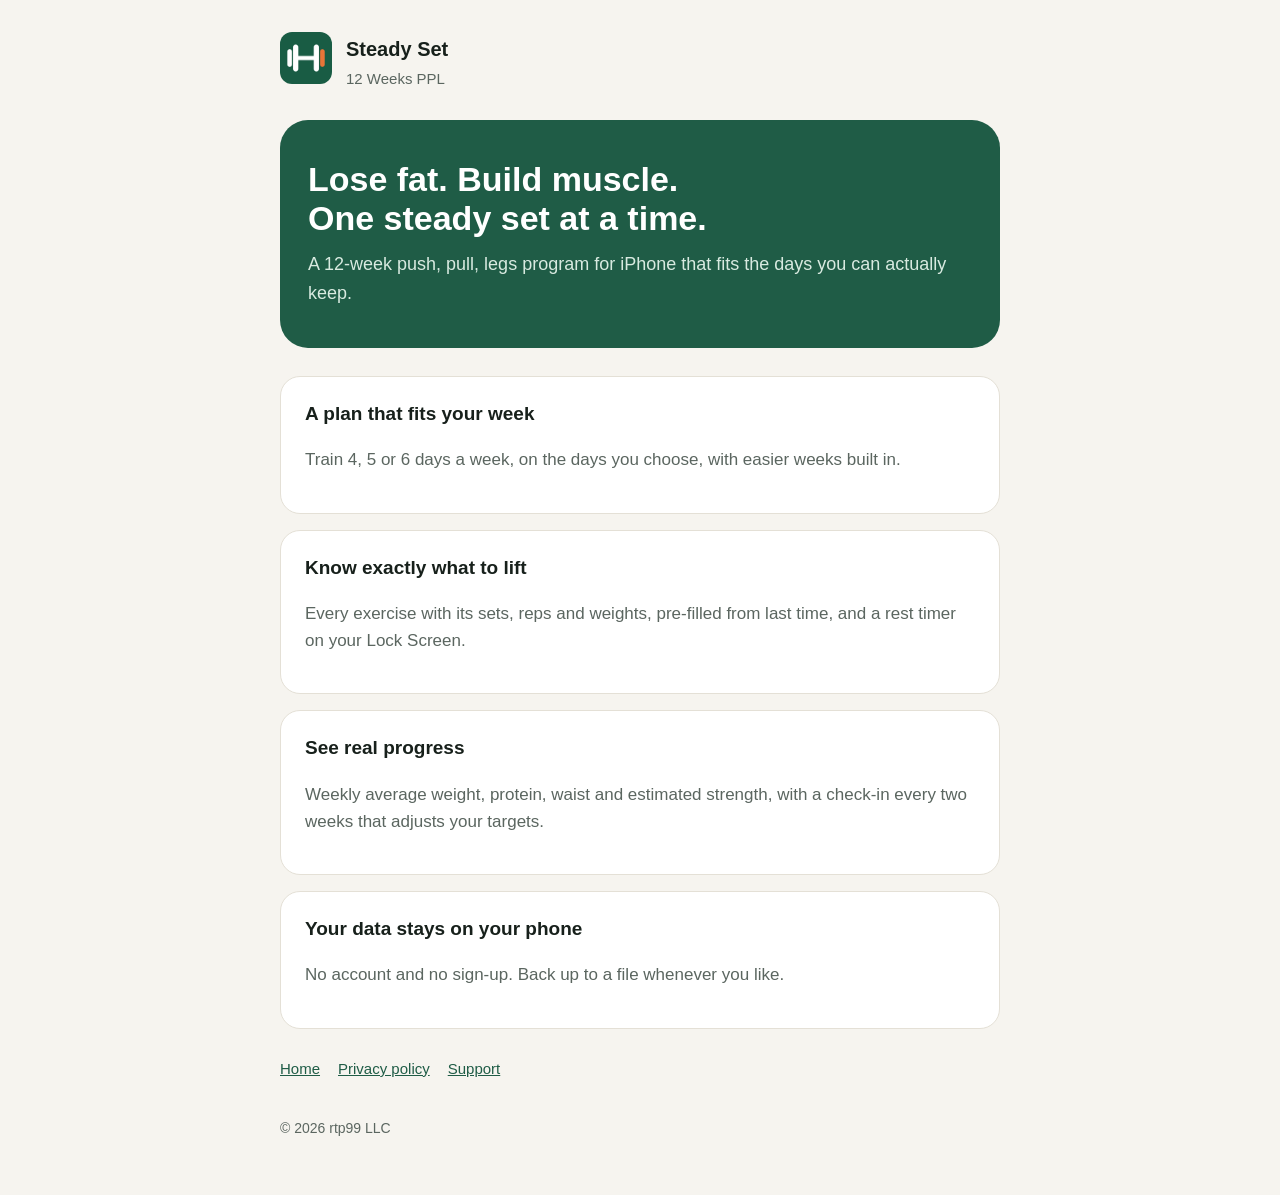
<file: index.html>
<!doctype html>
<html lang="en">
<head>
<meta charset="utf-8">
<meta name="viewport" content="width=device-width, initial-scale=1">
<title>Steady Set: 12 Weeks PPL</title>
<meta name="description" content="A 12-week push, pull, legs program that fits the days you can keep.">
<link rel="icon" href="icon.png">
<link rel="stylesheet" href="style.css">
</head>
<body>
<div class="wrap">
<header class="brand"><a href="./"><img src="icon.png" alt=""></a>
<a href="./"><strong>Steady Set</strong><span>12 Weeks PPL</span></a></header>

<section class="hero">
<h1>Lose fat. Build muscle.<br>One steady set at a time.</h1>
<p>A 12-week push, pull, legs program for iPhone that fits the days you can actually keep.</p>
</section>
<div class="card"><h2>A plan that fits your week</h2><p>Train 4, 5 or 6 days a week, on the days you choose, with easier weeks built in.</p></div>
<div class="card"><h2>Know exactly what to lift</h2><p>Every exercise with its sets, reps and weights, pre-filled from last time, and a rest timer on your Lock Screen.</p></div>
<div class="card"><h2>See real progress</h2><p>Weekly average weight, protein, waist and estimated strength, with a check-in every two weeks that adjusts your targets.</p></div>
<div class="card"><h2>Your data stays on your phone</h2><p>No account and no sign-up. Back up to a file whenever you like.</p></div>
<nav class="links"><a href="./">Home</a><a href="privacy.html">Privacy policy</a><a href="support.html">Support</a></nav>
<footer>© 2026 rtp99 LLC</footer>
</div>
</body>
</html>
</file>
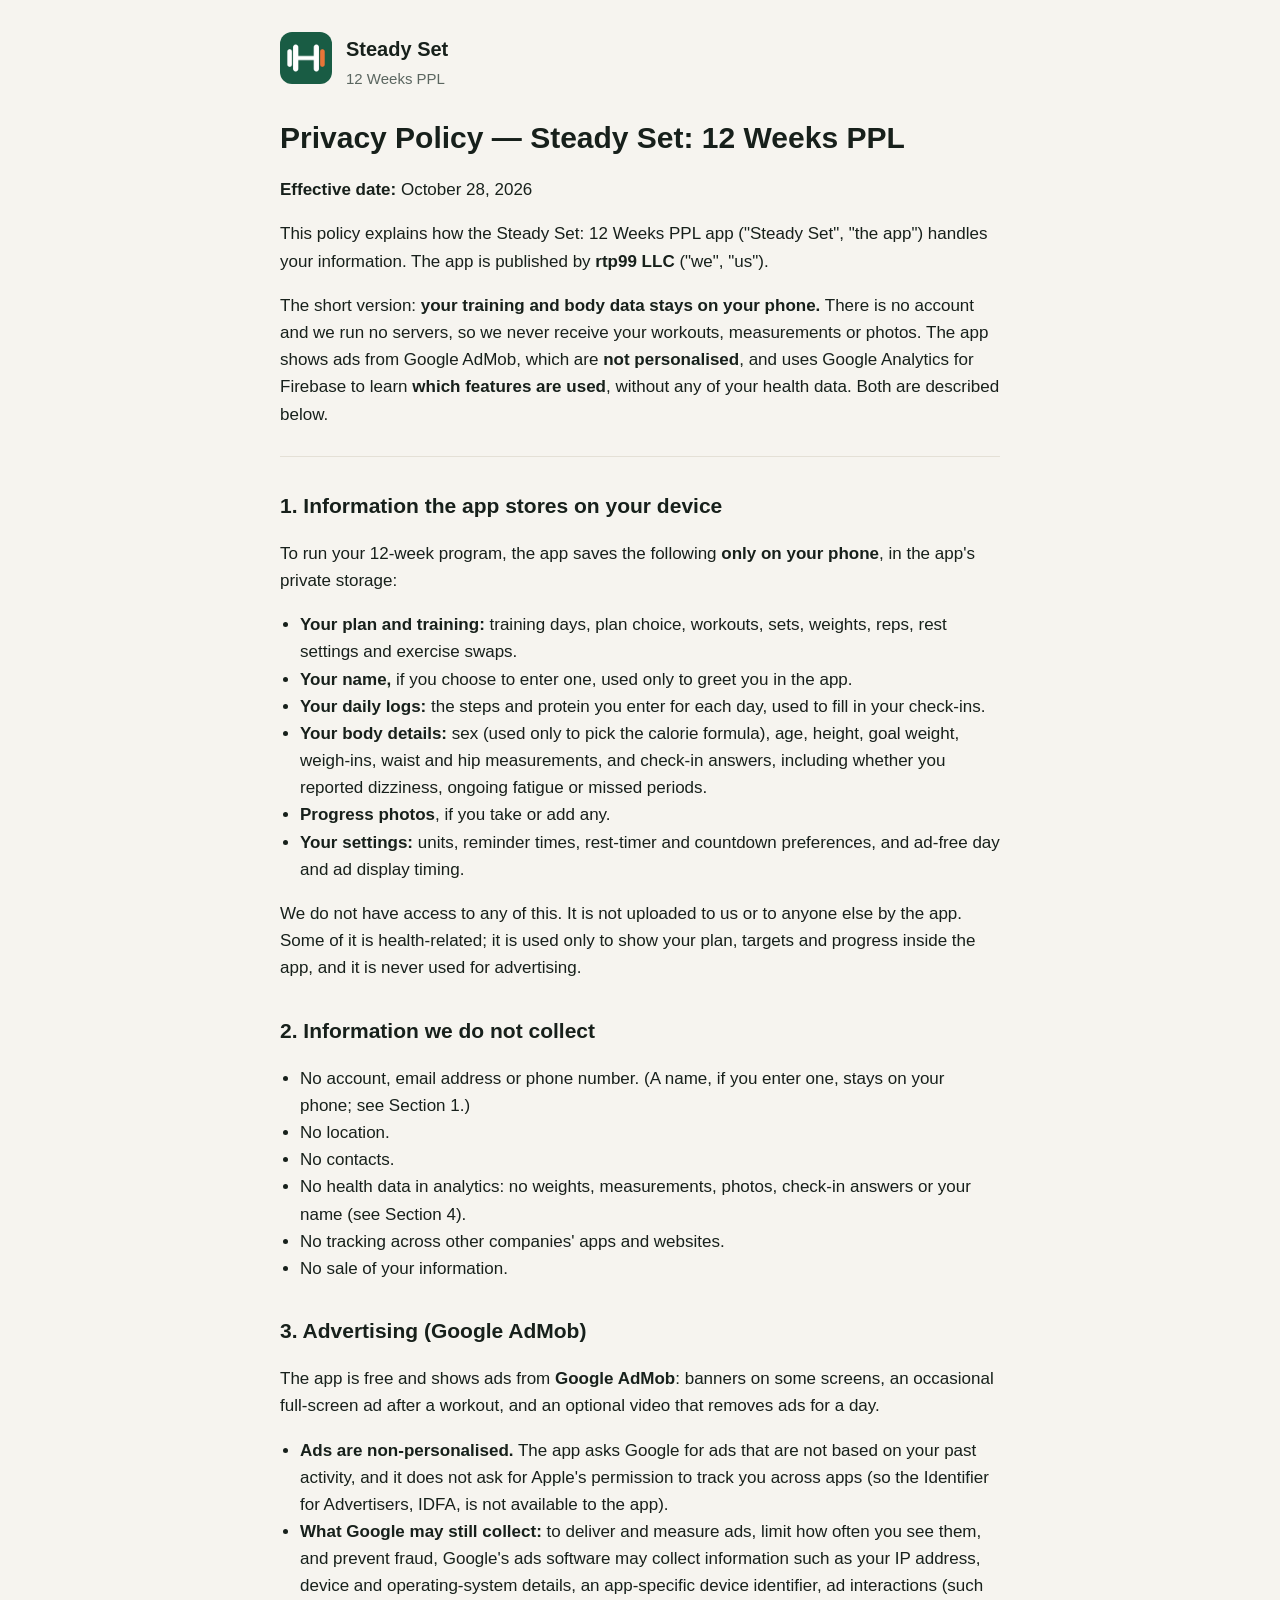
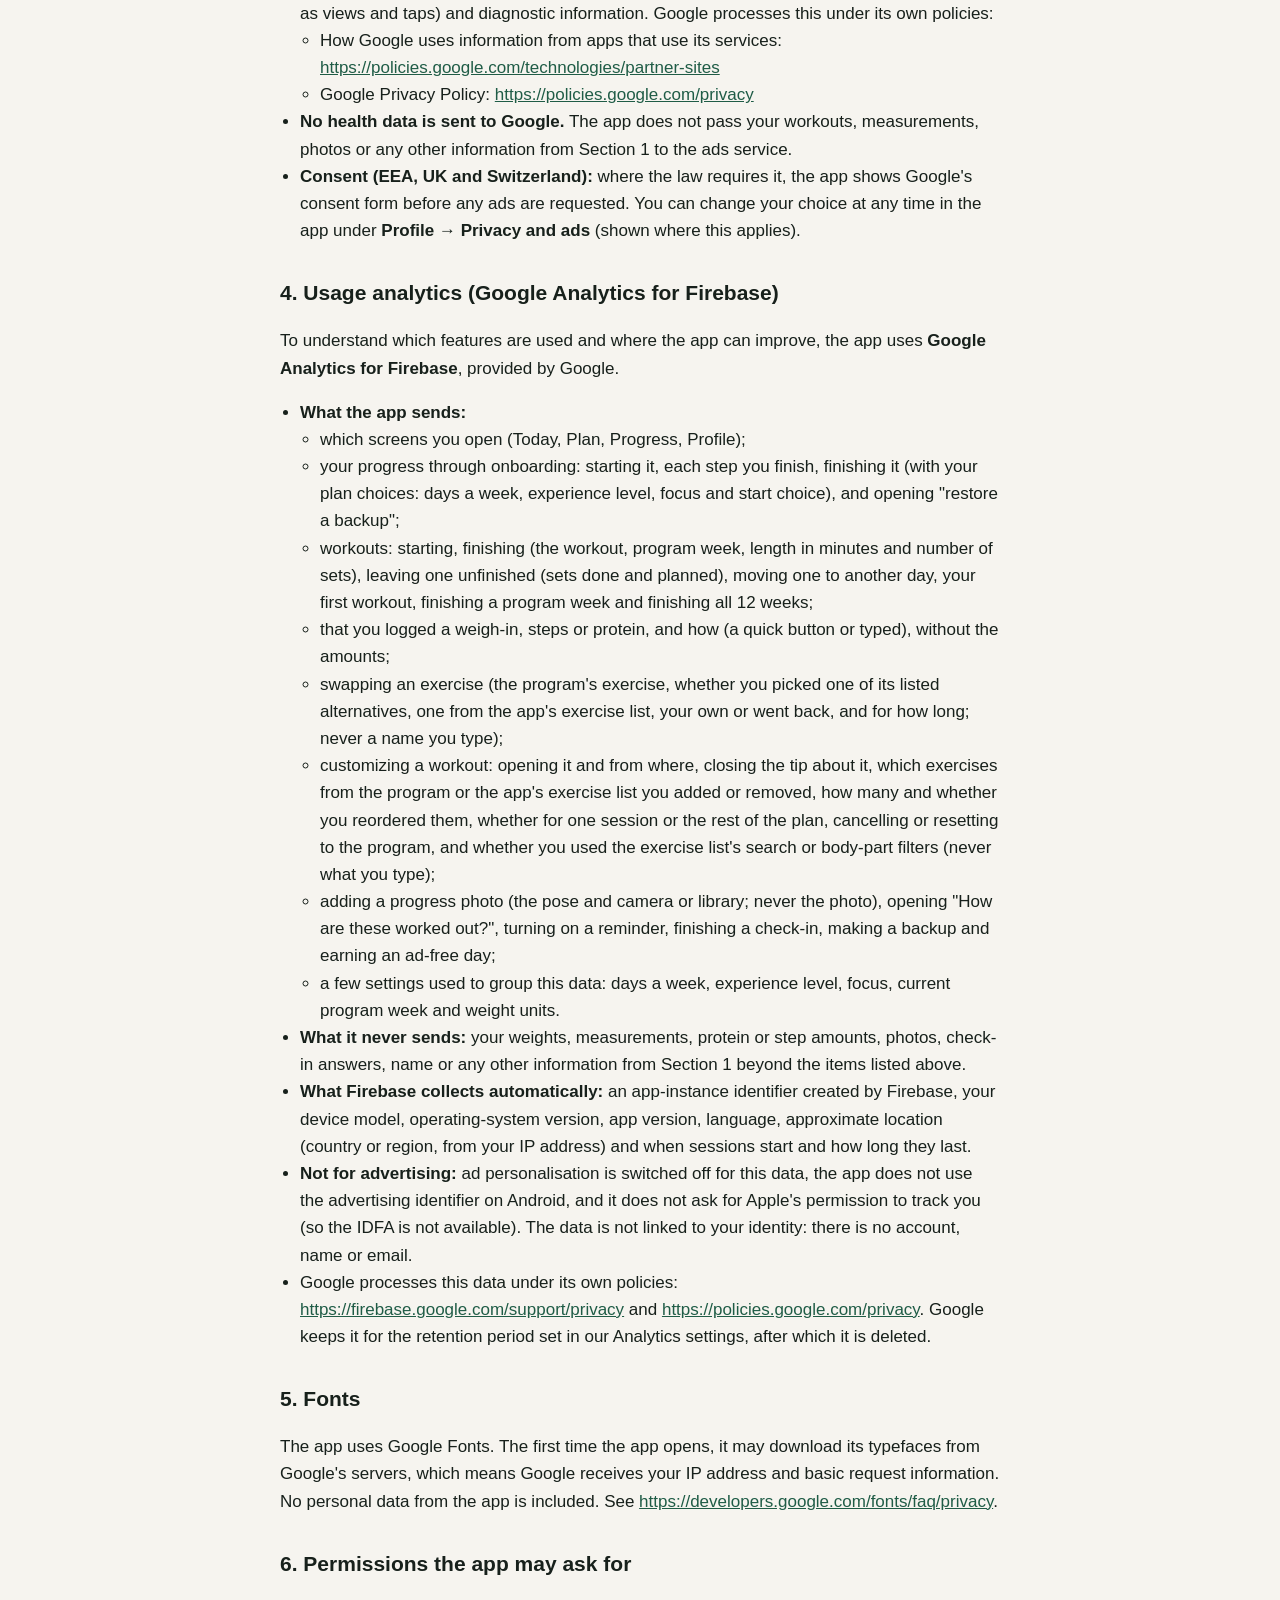
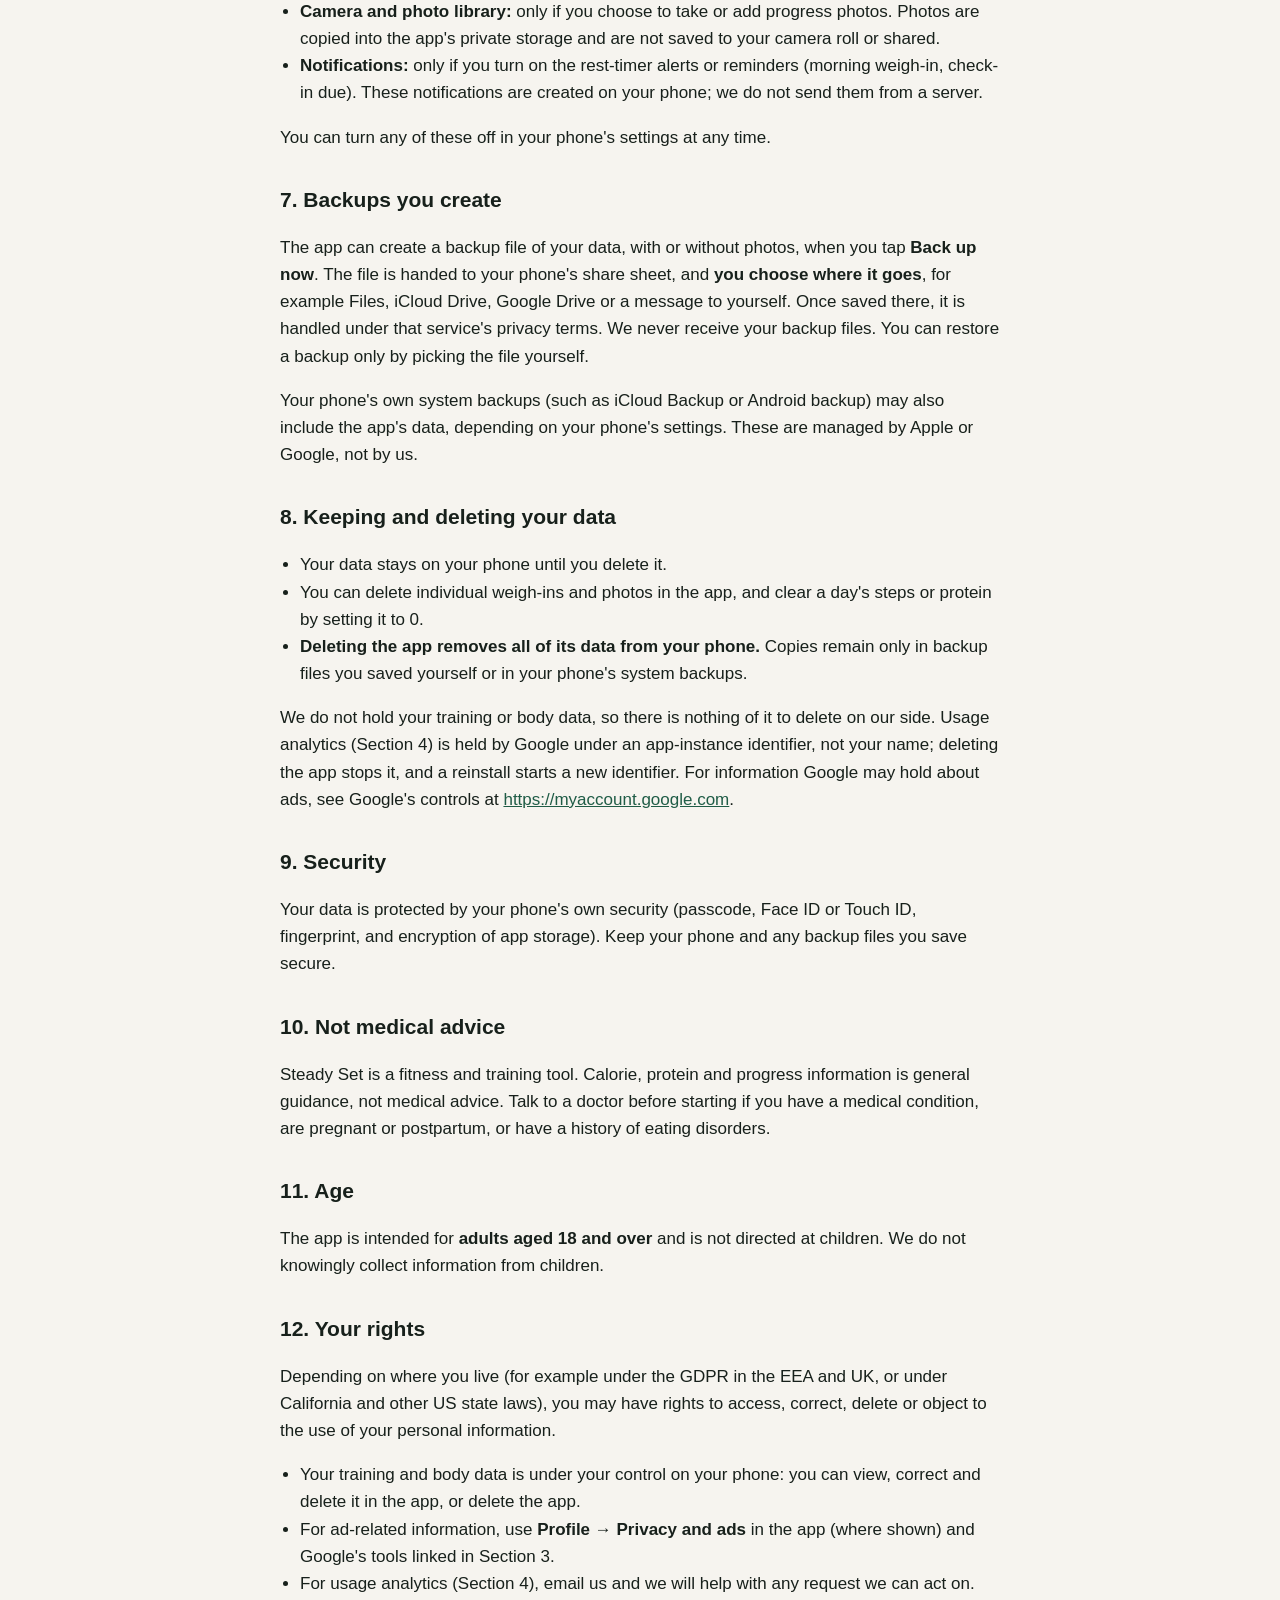
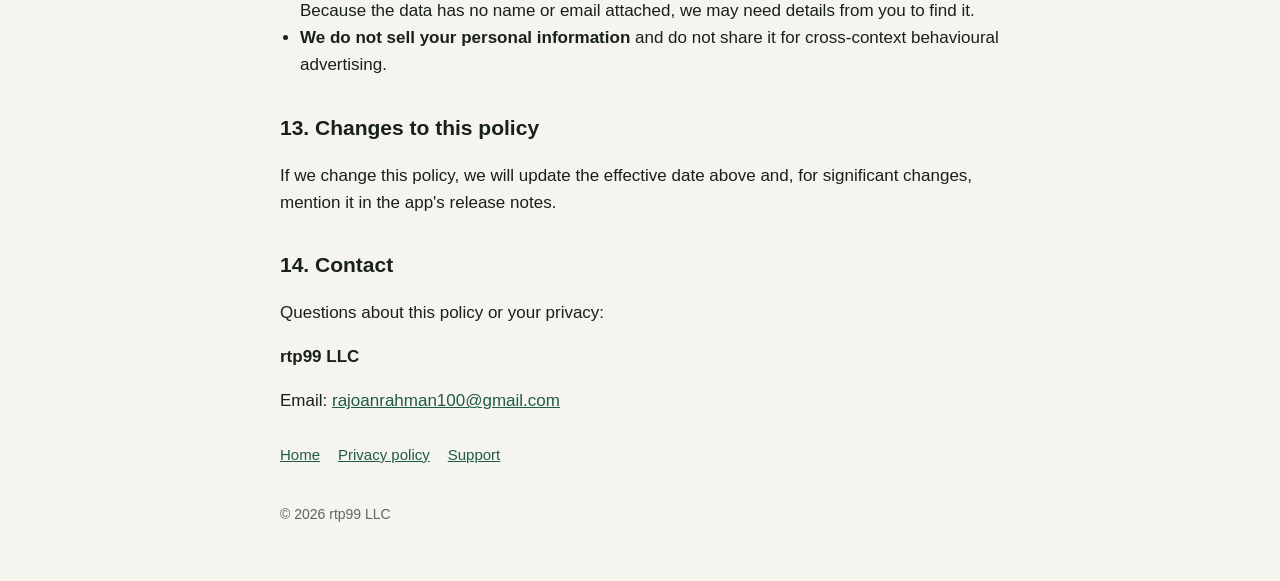
<file: privacy.html>
<!doctype html>
<html lang="en">
<head>
<meta charset="utf-8">
<meta name="viewport" content="width=device-width, initial-scale=1">
<title>Privacy policy · Steady Set</title>
<meta name="description" content="How Steady Set handles your information.">
<link rel="icon" href="icon.png">
<link rel="stylesheet" href="style.css">
</head>
<body>
<div class="wrap">
<header class="brand"><a href="./"><img src="icon.png" alt=""></a>
<a href="./"><strong>Steady Set</strong><span>12 Weeks PPL</span></a></header>
<div class="doc">
<h1>Privacy Policy — Steady Set: 12 Weeks PPL</h1>
<p><strong>Effective date:</strong> October 28, 2026</p>
<p>This policy explains how the Steady Set: 12 Weeks PPL app ("Steady Set", "the app") handles your information. The app is published by <strong>rtp99 LLC</strong> ("we", "us").</p>
<p>The short version: <strong>your training and body data stays on your phone.</strong> There is no account and we run no servers, so we never receive your workouts, measurements or photos. The app shows ads from Google AdMob, which are <strong>not personalised</strong>, and uses Google Analytics for Firebase to learn <strong>which features are used</strong>, without any of your health data. Both are described below.</p>
<hr>
<h2>1. Information the app stores on your device</h2>
<p>To run your 12-week program, the app saves the following <strong>only on your phone</strong>, in the app's private storage:</p>
<ul>
<li><strong>Your plan and training:</strong> training days, plan choice, workouts, sets, weights, reps, rest settings and exercise swaps.</li>
<li><strong>Your name,</strong> if you choose to enter one, used only to greet you in the app.</li>
<li><strong>Your daily logs:</strong> the steps and protein you enter for each day, used to fill in your check-ins.</li>
<li><strong>Your body details:</strong> sex (used only to pick the calorie formula), age, height, goal weight, weigh-ins, waist and hip measurements, and check-in answers, including whether you reported dizziness, ongoing fatigue or missed periods.</li>
<li><strong>Progress photos</strong>, if you take or add any.</li>
<li><strong>Your settings:</strong> units, reminder times, rest-timer and countdown preferences, and ad-free day and ad display timing.</li>
</ul>
<p>We do not have access to any of this. It is not uploaded to us or to anyone else by the app. Some of it is health-related; it is used only to show your plan, targets and progress inside the app, and it is never used for advertising.</p>
<h2>2. Information we do not collect</h2>
<ul>
<li>No account, email address or phone number. (A name, if you enter one, stays on your phone; see Section 1.)</li>
<li>No location.</li>
<li>No contacts.</li>
<li>No health data in analytics: no weights, measurements, photos, check-in answers or your name (see Section 4).</li>
<li>No tracking across other companies' apps and websites.</li>
<li>No sale of your information.</li>
</ul>
<h2>3. Advertising (Google AdMob)</h2>
<p>The app is free and shows ads from <strong>Google AdMob</strong>: banners on some screens, an occasional full-screen ad after a workout, and an optional video that removes ads for a day.</p>
<ul>
<li><strong>Ads are non-personalised.</strong> The app asks Google for ads that are not based on your past activity, and it does not ask for Apple's permission to track you across apps (so the Identifier for Advertisers, IDFA, is not available to the app).</li>
<li><strong>What Google may still collect:</strong> to deliver and measure ads, limit how often you see them, and prevent fraud, Google's ads software may collect information such as your IP address, device and operating-system details, an app-specific device identifier, ad interactions (such as views and taps) and diagnostic information. Google processes this under its own policies:
<ul>
<li>How Google uses information from apps that use its services: <a href="https://policies.google.com/technologies/partner-sites">https://policies.google.com/technologies/partner-sites</a></li>
<li>Google Privacy Policy: <a href="https://policies.google.com/privacy">https://policies.google.com/privacy</a></li>
</ul>
</li>
<li><strong>No health data is sent to Google.</strong> The app does not pass your workouts, measurements, photos or any other information from Section 1 to the ads service.</li>
<li><strong>Consent (EEA, UK and Switzerland):</strong> where the law requires it, the app shows Google's consent form before any ads are requested. You can change your choice at any time in the app under <strong>Profile → Privacy and ads</strong> (shown where this applies).</li>
</ul>
<h2>4. Usage analytics (Google Analytics for Firebase)</h2>
<p>To understand which features are used and where the app can improve, the app uses <strong>Google Analytics for Firebase</strong>, provided by Google.</p>
<ul>
<li><strong>What the app sends:</strong>
<ul>
<li>which screens you open (Today, Plan, Progress, Profile);</li>
<li>your progress through onboarding: starting it, each step you finish, finishing it (with your plan choices: days a week, experience level, focus and start choice), and opening "restore a backup";</li>
<li>workouts: starting, finishing (the workout, program week, length in minutes and number of sets), leaving one unfinished (sets done and planned), moving one to another day, your first workout, finishing a program week and finishing all 12 weeks;</li>
<li>that you logged a weigh-in, steps or protein, and how (a quick button or typed), without the amounts;</li>
<li>swapping an exercise (the program's exercise, whether you picked one of its listed alternatives, one from the app's exercise list, your own or went back, and for how long; never a name you type);</li>
<li>customizing a workout: opening it and from where, closing the tip about it, which exercises from the program or the app's exercise list you added or removed, how many and whether you reordered them, whether for one session or the rest of the plan, cancelling or resetting to the program, and whether you used the exercise list's search or body-part filters (never what you type);</li>
<li>adding a progress photo (the pose and camera or library; never the photo), opening "How are these worked out?", turning on a reminder, finishing a check-in, making a backup and earning an ad-free day;</li>
<li>a few settings used to group this data: days a week, experience level, focus, current program week and weight units.</li>
</ul>
</li>
<li><strong>What it never sends:</strong> your weights, measurements, protein or step amounts, photos, check-in answers, name or any other information from Section 1 beyond the items listed above.</li>
<li><strong>What Firebase collects automatically:</strong> an app-instance identifier created by Firebase, your device model, operating-system version, app version, language, approximate location (country or region, from your IP address) and when sessions start and how long they last.</li>
<li><strong>Not for advertising:</strong> ad personalisation is switched off for this data, the app does not use the advertising identifier on Android, and it does not ask for Apple's permission to track you (so the IDFA is not available). The data is not linked to your identity: there is no account, name or email.</li>
<li>Google processes this data under its own policies: <a href="https://firebase.google.com/support/privacy">https://firebase.google.com/support/privacy</a> and <a href="https://policies.google.com/privacy">https://policies.google.com/privacy</a>. Google keeps it for the retention period set in our Analytics settings, after which it is deleted.</li>
</ul>
<h2>5. Fonts</h2>
<p>The app uses Google Fonts. The first time the app opens, it may download its typefaces from Google's servers, which means Google receives your IP address and basic request information. No personal data from the app is included. See <a href="https://developers.google.com/fonts/faq/privacy">https://developers.google.com/fonts/faq/privacy</a>.</p>
<h2>6. Permissions the app may ask for</h2>
<ul>
<li><strong>Camera and photo library:</strong> only if you choose to take or add progress photos. Photos are copied into the app's private storage and are not saved to your camera roll or shared.</li>
<li><strong>Notifications:</strong> only if you turn on the rest-timer alerts or reminders (morning weigh-in, check-in due). These notifications are created on your phone; we do not send them from a server.</li>
</ul>
<p>You can turn any of these off in your phone's settings at any time.</p>
<h2>7. Backups you create</h2>
<p>The app can create a backup file of your data, with or without photos, when you tap <strong>Back up now</strong>. The file is handed to your phone's share sheet, and <strong>you choose where it goes</strong>, for example Files, iCloud Drive, Google Drive or a message to yourself. Once saved there, it is handled under that service's privacy terms. We never receive your backup files. You can restore a backup only by picking the file yourself.</p>
<p>Your phone's own system backups (such as iCloud Backup or Android backup) may also include the app's data, depending on your phone's settings. These are managed by Apple or Google, not by us.</p>
<h2>8. Keeping and deleting your data</h2>
<ul>
<li>Your data stays on your phone until you delete it.</li>
<li>You can delete individual weigh-ins and photos in the app, and clear a day's steps or protein by setting it to 0.</li>
<li><strong>Deleting the app removes all of its data from your phone.</strong> Copies remain only in backup files you saved yourself or in your phone's system backups.</li>
</ul>
<p>We do not hold your training or body data, so there is nothing of it to delete on our side. Usage analytics (Section 4) is held by Google under an app-instance identifier, not your name; deleting the app stops it, and a reinstall starts a new identifier. For information Google may hold about ads, see Google's controls at <a href="https://myaccount.google.com">https://myaccount.google.com</a>.</p>
<h2>9. Security</h2>
<p>Your data is protected by your phone's own security (passcode, Face ID or Touch ID, fingerprint, and encryption of app storage). Keep your phone and any backup files you save secure.</p>
<h2>10. Not medical advice</h2>
<p>Steady Set is a fitness and training tool. Calorie, protein and progress information is general guidance, not medical advice. Talk to a doctor before starting if you have a medical condition, are pregnant or postpartum, or have a history of eating disorders.</p>
<h2>11. Age</h2>
<p>The app is intended for <strong>adults aged 18 and over</strong> and is not directed at children. We do not knowingly collect information from children.</p>
<h2>12. Your rights</h2>
<p>Depending on where you live (for example under the GDPR in the EEA and UK, or under California and other US state laws), you may have rights to access, correct, delete or object to the use of your personal information.</p>
<ul>
<li>Your training and body data is under your control on your phone: you can view, correct and delete it in the app, or delete the app.</li>
<li>For ad-related information, use <strong>Profile → Privacy and ads</strong> in the app (where shown) and Google's tools linked in Section 3.</li>
<li>For usage analytics (Section 4), email us and we will help with any request we can act on. Because the data has no name or email attached, we may need details from you to find it.</li>
<li><strong>We do not sell your personal information</strong> and do not share it for cross-context behavioural advertising.</li>
</ul>
<h2>13. Changes to this policy</h2>
<p>If we change this policy, we will update the effective date above and, for significant changes, mention it in the app's release notes.</p>
<h2>14. Contact</h2>
<p>Questions about this policy or your privacy:</p>
<p><strong>rtp99 LLC</strong></p>
<p>Email: <a href="mailto:rajoanrahman100@gmail.com">rajoanrahman100@gmail.com</a></p>
</div>
<nav class="links"><a href="./">Home</a><a href="privacy.html">Privacy policy</a><a href="support.html">Support</a></nav>
<footer>© 2026 rtp99 LLC</footer>
</div>
</body>
</html>
</file>
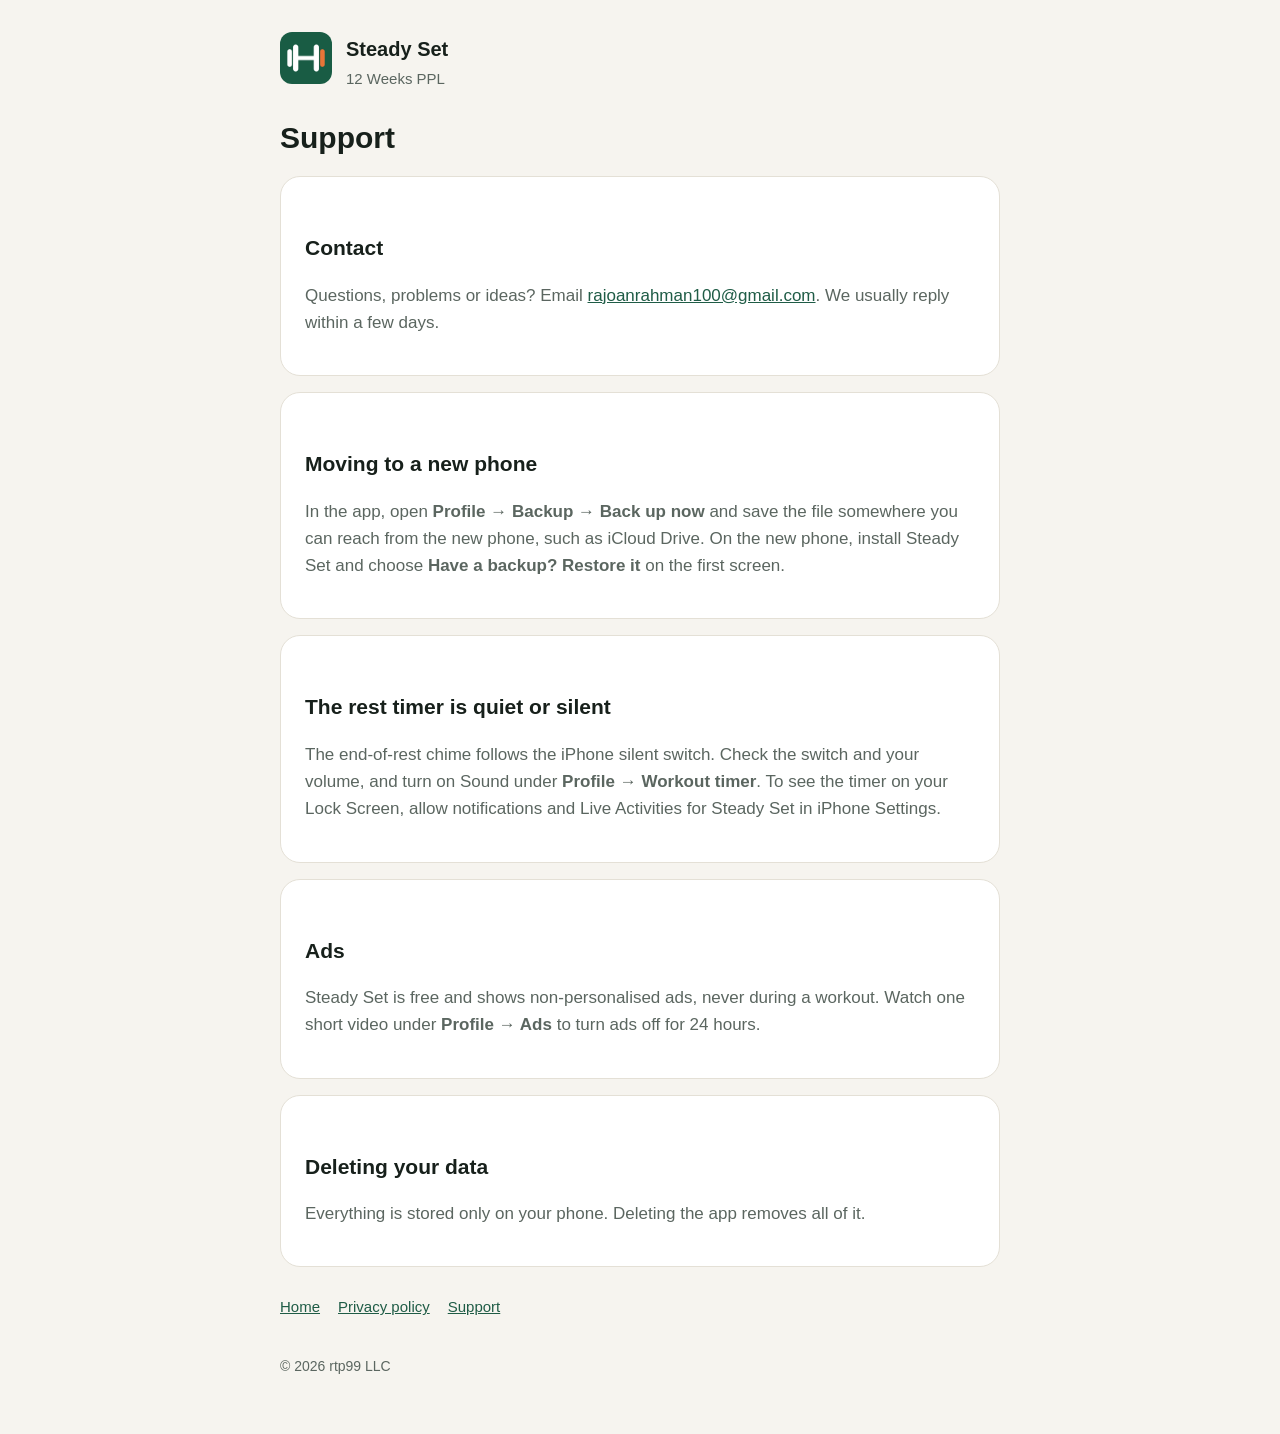
<file: support.html>
<!doctype html>
<html lang="en">
<head>
<meta charset="utf-8">
<meta name="viewport" content="width=device-width, initial-scale=1">
<title>Support · Steady Set</title>
<meta name="description" content="Help and contact for Steady Set.">
<link rel="icon" href="icon.png">
<link rel="stylesheet" href="style.css">
</head>
<body>
<div class="wrap">
<header class="brand"><a href="./"><img src="icon.png" alt=""></a>
<a href="./"><strong>Steady Set</strong><span>12 Weeks PPL</span></a></header>

<div class="doc">
<h1>Support</h1>
<div class="card"><h2>Contact</h2><p>Questions, problems or ideas? Email <a href="mailto:rajoanrahman100@gmail.com">rajoanrahman100@gmail.com</a>. We usually reply within a few days.</p></div>
<div class="card"><h2>Moving to a new phone</h2><p>In the app, open <strong>Profile → Backup → Back up now</strong> and save the file somewhere you can reach from the new phone, such as iCloud Drive. On the new phone, install Steady Set and choose <strong>Have a backup? Restore it</strong> on the first screen.</p></div>
<div class="card"><h2>The rest timer is quiet or silent</h2><p>The end-of-rest chime follows the iPhone silent switch. Check the switch and your volume, and turn on Sound under <strong>Profile → Workout timer</strong>. To see the timer on your Lock Screen, allow notifications and Live Activities for Steady Set in iPhone Settings.</p></div>
<div class="card"><h2>Ads</h2><p>Steady Set is free and shows non-personalised ads, never during a workout. Watch one short video under <strong>Profile → Ads</strong> to turn ads off for 24 hours.</p></div>
<div class="card"><h2>Deleting your data</h2><p>Everything is stored only on your phone. Deleting the app removes all of it.</p></div>
</div>
<nav class="links"><a href="./">Home</a><a href="privacy.html">Privacy policy</a><a href="support.html">Support</a></nav>
<footer>© 2026 rtp99 LLC</footer>
</div>
</body>
</html>
</file>
<file: style.css>
:root {
  --pine: #1f5c46;
  --pine-tint: #e3eee8;
  --ink: #17201b;
  --ink-2: #5b6660;
  --linen: #f6f4ef;
  --surface: #ffffff;
  --border: #e4e0d6;
}
* { box-sizing: border-box; }
body {
  margin: 0;
  font: 17px/1.6 -apple-system, BlinkMacSystemFont, "Segoe UI", Roboto, sans-serif;
  color: var(--ink);
  background: var(--linen);
}
a { color: var(--pine); }
.wrap { max-width: 760px; margin: 0 auto; padding: 32px 20px 56px; }
header.brand { display: flex; align-items: center; gap: 14px; margin-bottom: 28px; }
header.brand img { width: 52px; height: 52px; border-radius: 12px; }
header.brand a { text-decoration: none; color: inherit; }
header.brand strong { display: block; font-size: 20px; }
header.brand span { color: var(--ink-2); font-size: 15px; }
.hero {
  background: var(--pine); color: #fff; border-radius: 28px;
  padding: 40px 28px; margin-bottom: 28px;
}
.hero h1 { margin: 0 0 12px; font-size: 34px; line-height: 1.15; }
.hero p { margin: 0; color: #d8eae0; font-size: 18px; }
.card {
  background: var(--surface); border: 1px solid var(--border);
  border-radius: 20px; padding: 22px 24px; margin-bottom: 16px;
}
.card h2 { margin: 0 0 8px; font-size: 19px; }
.card p, .card li { color: var(--ink-2); }
ul { padding-left: 20px; }
nav.links { display: flex; flex-wrap: wrap; gap: 18px; margin-top: 28px; font-size: 15px; }
footer { margin-top: 36px; color: var(--ink-2); font-size: 14px; }
.doc h1 { font-size: 30px; line-height: 1.2; }
.doc h2 { margin-top: 32px; font-size: 21px; }
.doc hr { border: 0; border-top: 1px solid var(--border); margin: 28px 0; }
</file>
